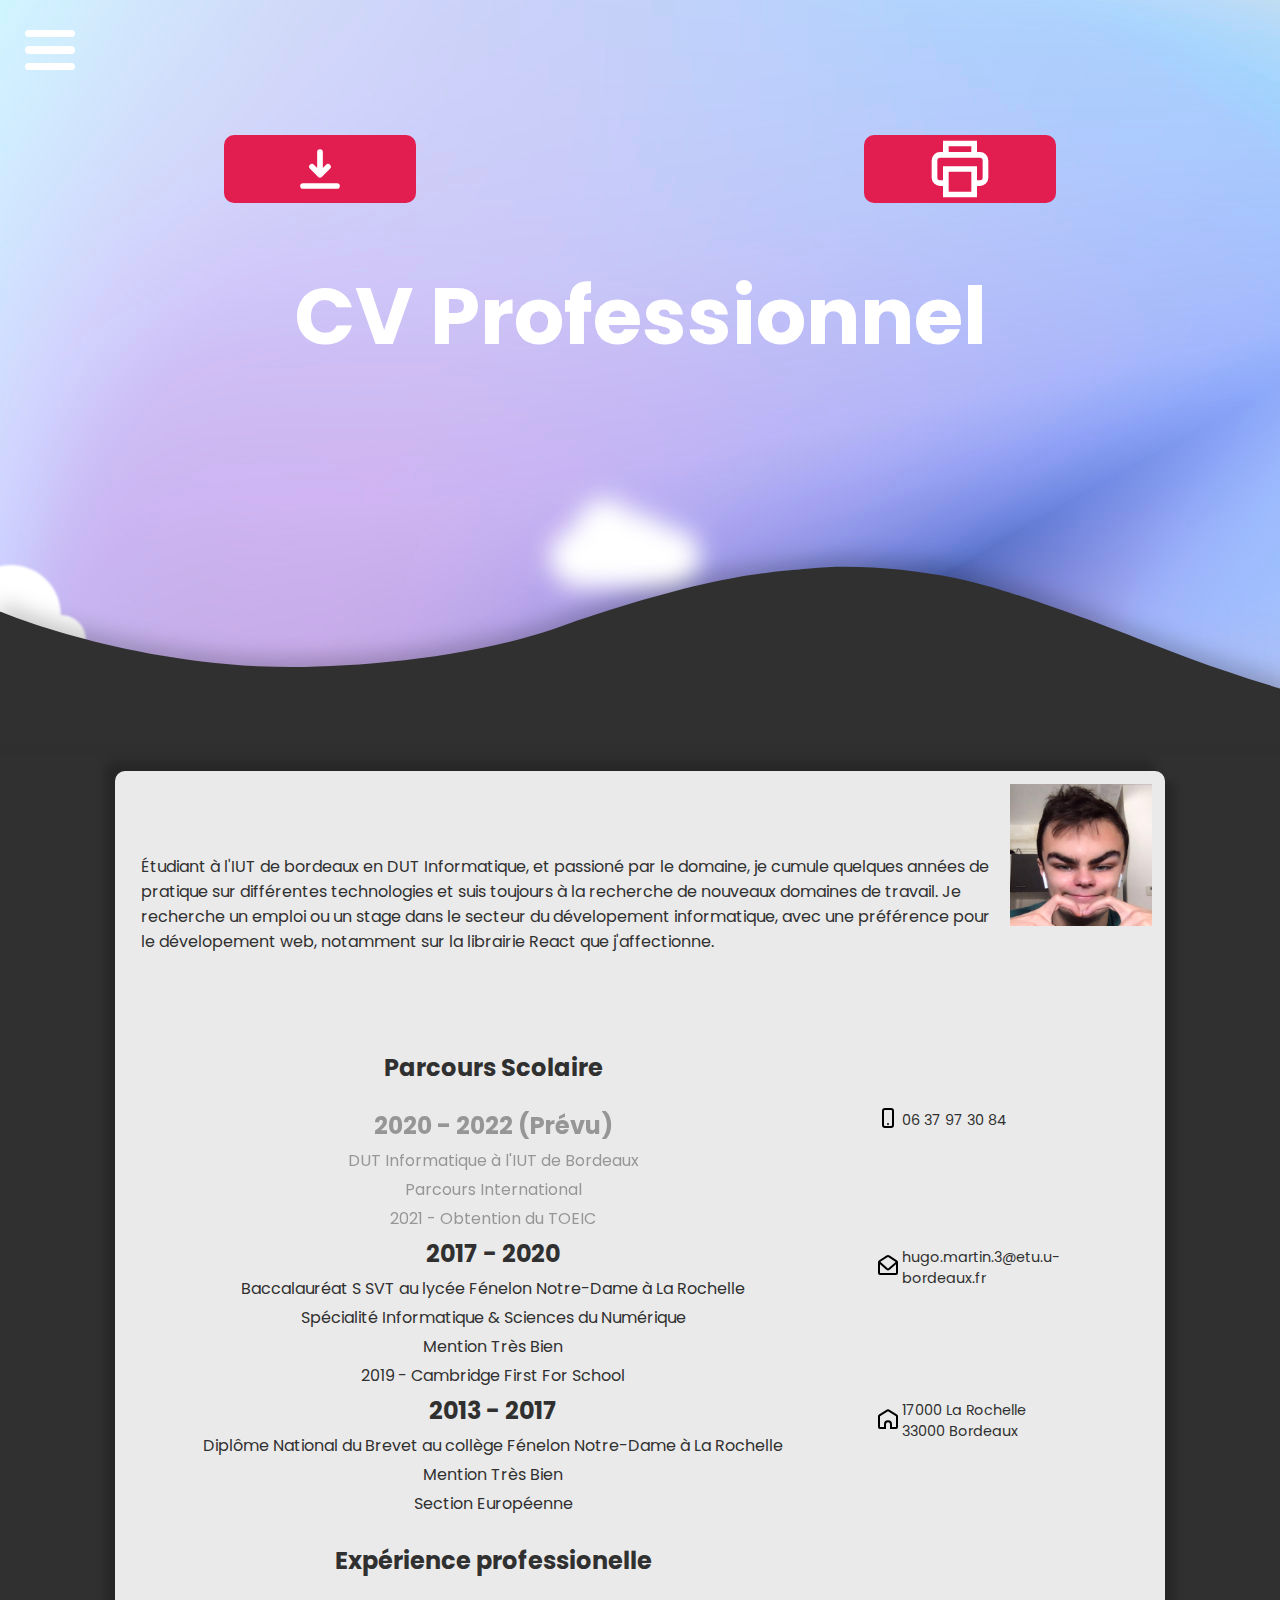
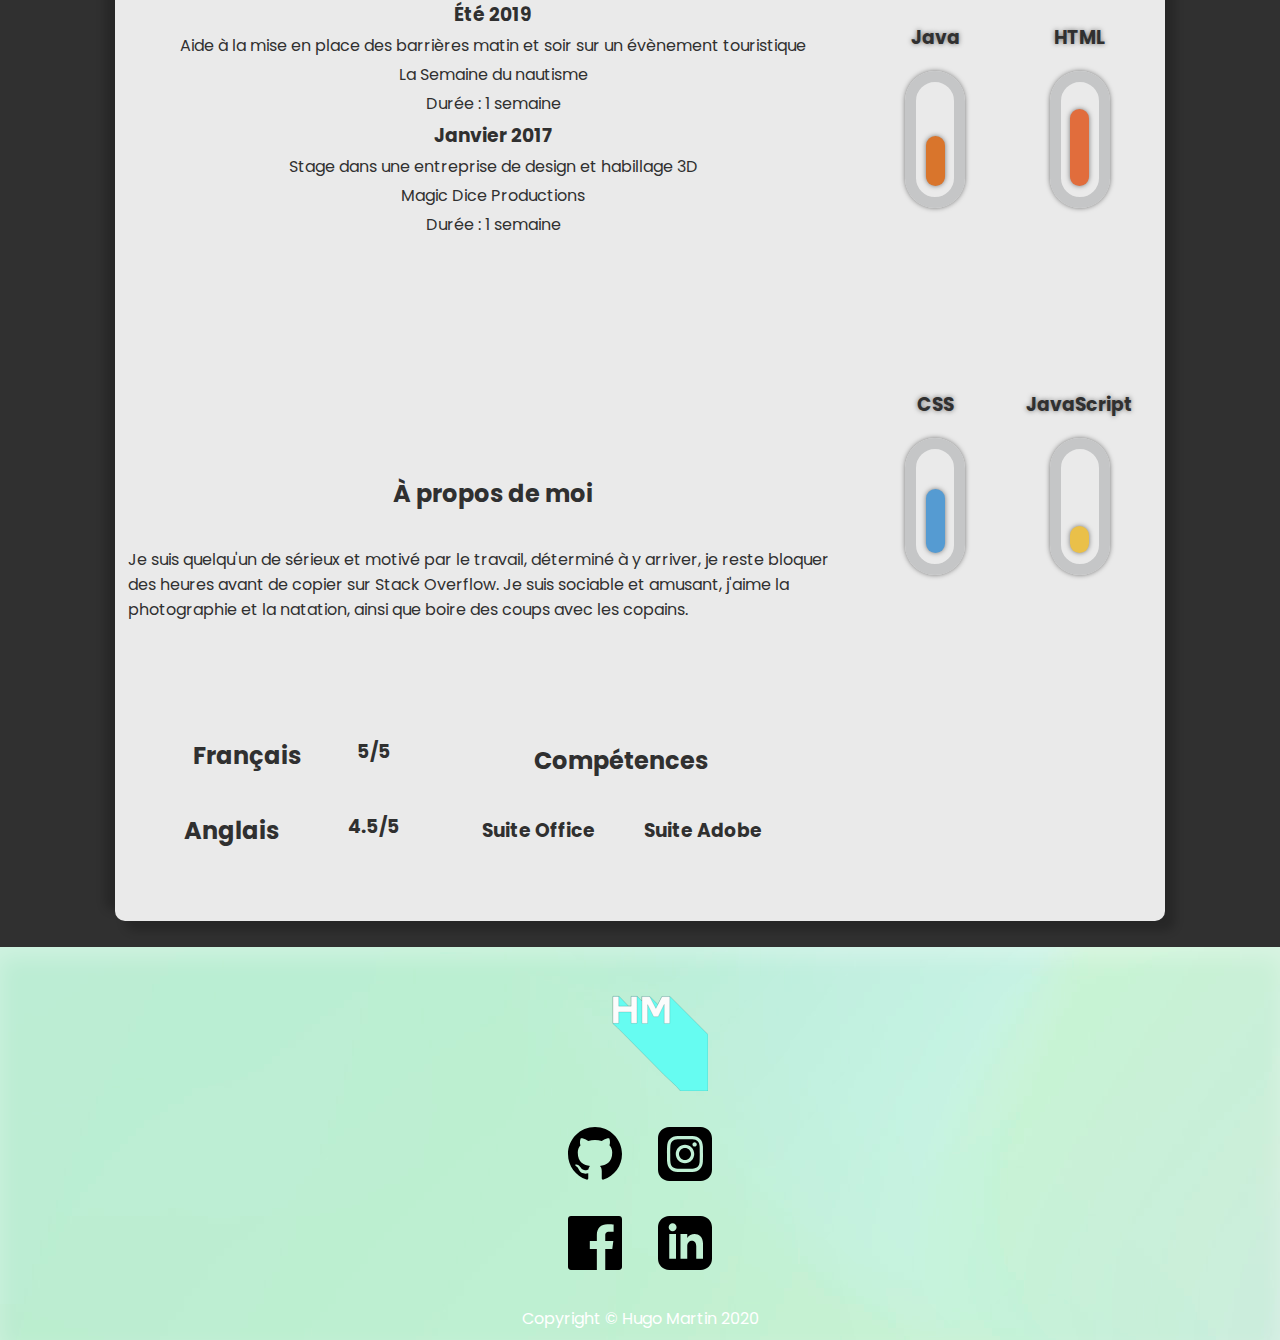
<file: cv.html>
<!DOCTYPE html>
<html lang="en">
  <head>
    <meta charset="UTF-8" />
    <meta name="viewport" content="width=device-width, initial-scale=1.0" />
    <link rel="stylesheet" href="style.css" />
    <title>Curriculum Vitae</title>
  </head>
  <body>
    <header id="sidebar">
      <img id="logo" src="img/LOGO.svg" alt="logo" />
      <a href="#" id="quit-nav">
        <img
          src="img/chevron-left.svg"
          alt="flèche gauche"
          class="invert-color"
        />
      </a>

      <nav id="main-nav">
          <a href="index.html">Accueil</a>
          <a href="metiers.html">Professionnel</a>
          <a class="main-current" href="cv.html">Curriculum Vitae</a>
          <a href="poster.html">Poster</a>
    </nav>
    </header>
    <a href="#sidebar" class="btn" id="open-nav"
      ><div></div>
      <div></div>
      <div></div
    ></a>

    <div id="page">
      <img
        src="img/cloud1.svg"
        alt="cloud1"
        class="clouds invert-color"
        id="cloud1"
      />
      <img src="img/cloud2.svg" alt="cloud2" class="clouds" id="cloud2" />
      <img
        src="img/cloud3.svg"
        alt="cloud3"
        class="clouds invert-color"
        id="cloud3"
      />
      <img
        src="img/cloud4.svg"
        alt="cloud4"
        class="clouds invert-color"
        id="cloud4"
      />
      <img
        src="img/cloud5.svg"
        alt="cloud5"
        class="clouds invert-color"
        id="cloud5"
      />
      <img
        src="img/cloud6.svg"
        alt="cloud6"
        class="clouds invert-color"
        id="cloud6"
      />
      <img
        src="img/cloud7.svg"
        alt="cloud7"
        class="clouds invert-color"
        id="cloud7"
      />
      <section id="CV-header">
        <a href="ressources/poster.pdf" class="btn" download><img src="img/download.svg" alt="Télécharger" class="invert-color"></a>
        <div class="btn" onclick="javascript:window.print()">
            <img src="img/printer.svg" alt="Imprimer" class="invert-color">
        </div>
        <h1 class="big-title">CV Professionnel</h1>
    </section>
    <svg xmlns="http://www.w3.org/2000/svg" viewBox="0 0 1000 100" preserveAspectRatio="none">
      <path class="vague" d="M790.5,93.1c-59.3-5.3-116.8-18-192.6-50c-29.6-12.7-76.9-31-100.5-35.9c-23.6-4.9-52.6-7.8-75.5-5.3
      c-10.2,1.1-22.6,1.4-50.1,7.4c-27.2,6.3-58.2,16.6-79.4,24.7c-41.3,15.9-94.9,21.9-134,22.6C72,58.2,0,25.8,0,25.8V100h1000V65.3
      c0,0-51.5,19.4-106.2,25.7C839.5,97,814.1,95.2,790.5,93.1z"></path>
    </svg>
    <div id="CV-wrapper">
    <section id="CV-container">
        <div id="CV-photo"><img src="img/photo_CV.jpg" alt="photo de moi"></div>
        
        <div id="CV-contact">
            <p class="icon-phone">06 37 97 30 84</p>
            <a class="icon-mail" href="mailto:hugo.martin.3@etu.u-bordeaux.fr?subject=Offre d'emploi&body=Je vous veux dans mon entreprise !">hugo.martin.3@etu.u-bordeaux.fr</a>
            <p class="icon-home">17000 La Rochelle <br> 33000 Bordeaux</p>
        </div>
        <div id="CV-intro">
            Étudiant à l'IUT de bordeaux en DUT Informatique, et passioné par le domaine, je cumule quelques années de pratique
                    sur différentes technologies et suis toujours à la recherche de nouveaux domaines de travail. Je recherche
                    un emploi ou un stage dans le secteur du dévelopement informatique, avec une préférence pour le dévelopement web, notamment
                    sur la librairie React que j'affectionne.
        </div>
        <div id="CV-pro">
          <h2>Expérience professionelle</h2>
          <article class="exp-pro">
            <h3>Été 2019</h3>
            <p>Aide à la mise en place des barrières matin et soir sur un évènement touristique</p>
            <p>La Semaine du nautisme</p>
            <p>Durée : 1 semaine</p>
          </article>
          <article class="exp-pro">
            <h3>Janvier 2017</h3>
            <p>Stage dans une entreprise de design et habillage 3D</p>
            <p>Magic Dice Productions</p>
            <p>Durée : 1 semaine</p>
          </article>
        </div>
        <div id="CV-formation">
          <h2>Parcours Scolaire</h2>
          <article class="echelon-formation" id="DUT">
            <h2>2020 - 2022 (Prévu)</h2>
            <p>DUT Informatique à l'IUT de Bordeaux</p>
            <p>Parcours International</p>
            <p>2021 - Obtention du TOEIC</p>
          </article>
          <article class="echelon-formation" id="BAC">
            <h2>2017 - 2020</h2>
            <p>Baccalauréat S SVT au lycée Fénelon Notre-Dame à La Rochelle</p>
            <p>Spécialité Informatique & Sciences du Numérique</p>
            <p>Mention Très Bien</p>
            <p>2019 - Cambridge First For School</p>
          </article>
          <article class="echelon-formation" id="DNB">
            <h2>2013 - 2017</h2>
            <p>Diplôme National du Brevet au collège Fénelon Notre-Dame à La Rochelle</p>
            <p>Mention Très Bien</p>
            <p>Section Européenne</p>
          </article>
        </div>
        
        <div id="CV-competences">
          <div class="competence" id="java">
            <h3>Java</h3>
            <div class="loading-bar" style="--load: 0.45;"></div>
          </div>
          <div class="competence" id="html">
            <h3>HTML</h3>
            <div class="loading-bar" style="--load: 0.80;"></div>
          </div>
          <div class="competence" id="css">
            <h3>CSS</h3>
            <div class="loading-bar" style="--load: 0.63;"></div>
          </div>
          <div class="competence" id="javascript">
            <h3>JavaScript</h3>
            <div class="loading-bar" style="--load: 0.15;"></div>
          </div>
          
        
        
        
        </div>

        
        <div id="CV-autres">
          <article id="a-propos">
            <h2>À propos de moi</h2>
            <p>Je suis quelqu'un de sérieux et motivé par le travail, déterminé à y arriver, je reste bloquer des heures avant de copier sur Stack Overflow. Je suis sociable et amusant, j'aime la photographie et la natation, ainsi que boire des coups avec les copains.</p>
          </article>
          <article class="autres" id="autres-langues">
            <h2>Français</h2>
            <h3>5/5</h3>
            <h2>Anglais</h2>
            <h3>4.5/5</h3>
          </article>
          <article class="autres" id="autres-competences">
            <h2>Compétences</h2>
            <h3>Suite Office</h3>
            <h3>Suite Adobe</h3>
          </article>
        </div>
      </section>
    </div>
      
    <footer>
      <img src="img/LOGO.svg" alt="Logo" id="footer-logo">
      <section id="social-icons">
        <a href="https://github.com/Hugo-M33" class="sliding-icon" id="github-icon-footer">
          <div class="transparent-social">
            <img src="img/github.svg" alt="">
          </div>
          <div class="colored-social">
            <img src="img/github.svg" alt="">
          </div>
        </a>
        <a href="http://instagram.com/hugo.martin.dlz" class="sliding-icon" id="instagram-icon-footer">
          <div class="transparent-social">
            <img src="img/instagram.svg" alt="">
          </div>
          <div class="colored-social">
            <img src="img/instagram.svg" alt="">
          </div>
        </a>
        <a href="" class="sliding-icon" id="facebook-icon-footer">
          <div class="transparent-social">
            <img src="img/facebook.svg" alt="">
          </div>
          <div class="colored-social">
            <img src="img/facebook.svg" alt="">
          </div>
        </a>
        <a href="" class="sliding-icon" id="linkedin-icon-footer">
          <div class="transparent-social">
            <img src="img/linkedin.svg" alt="">
          </div>
          <div class="colored-social">
            <img src="img/linkedin.svg" alt="">
          </div>
        </a>
      </section>
      <p>Copyright © Hugo Martin 2020</p>
    </footer>
    </div>
    
  </body>
</html>
</file>
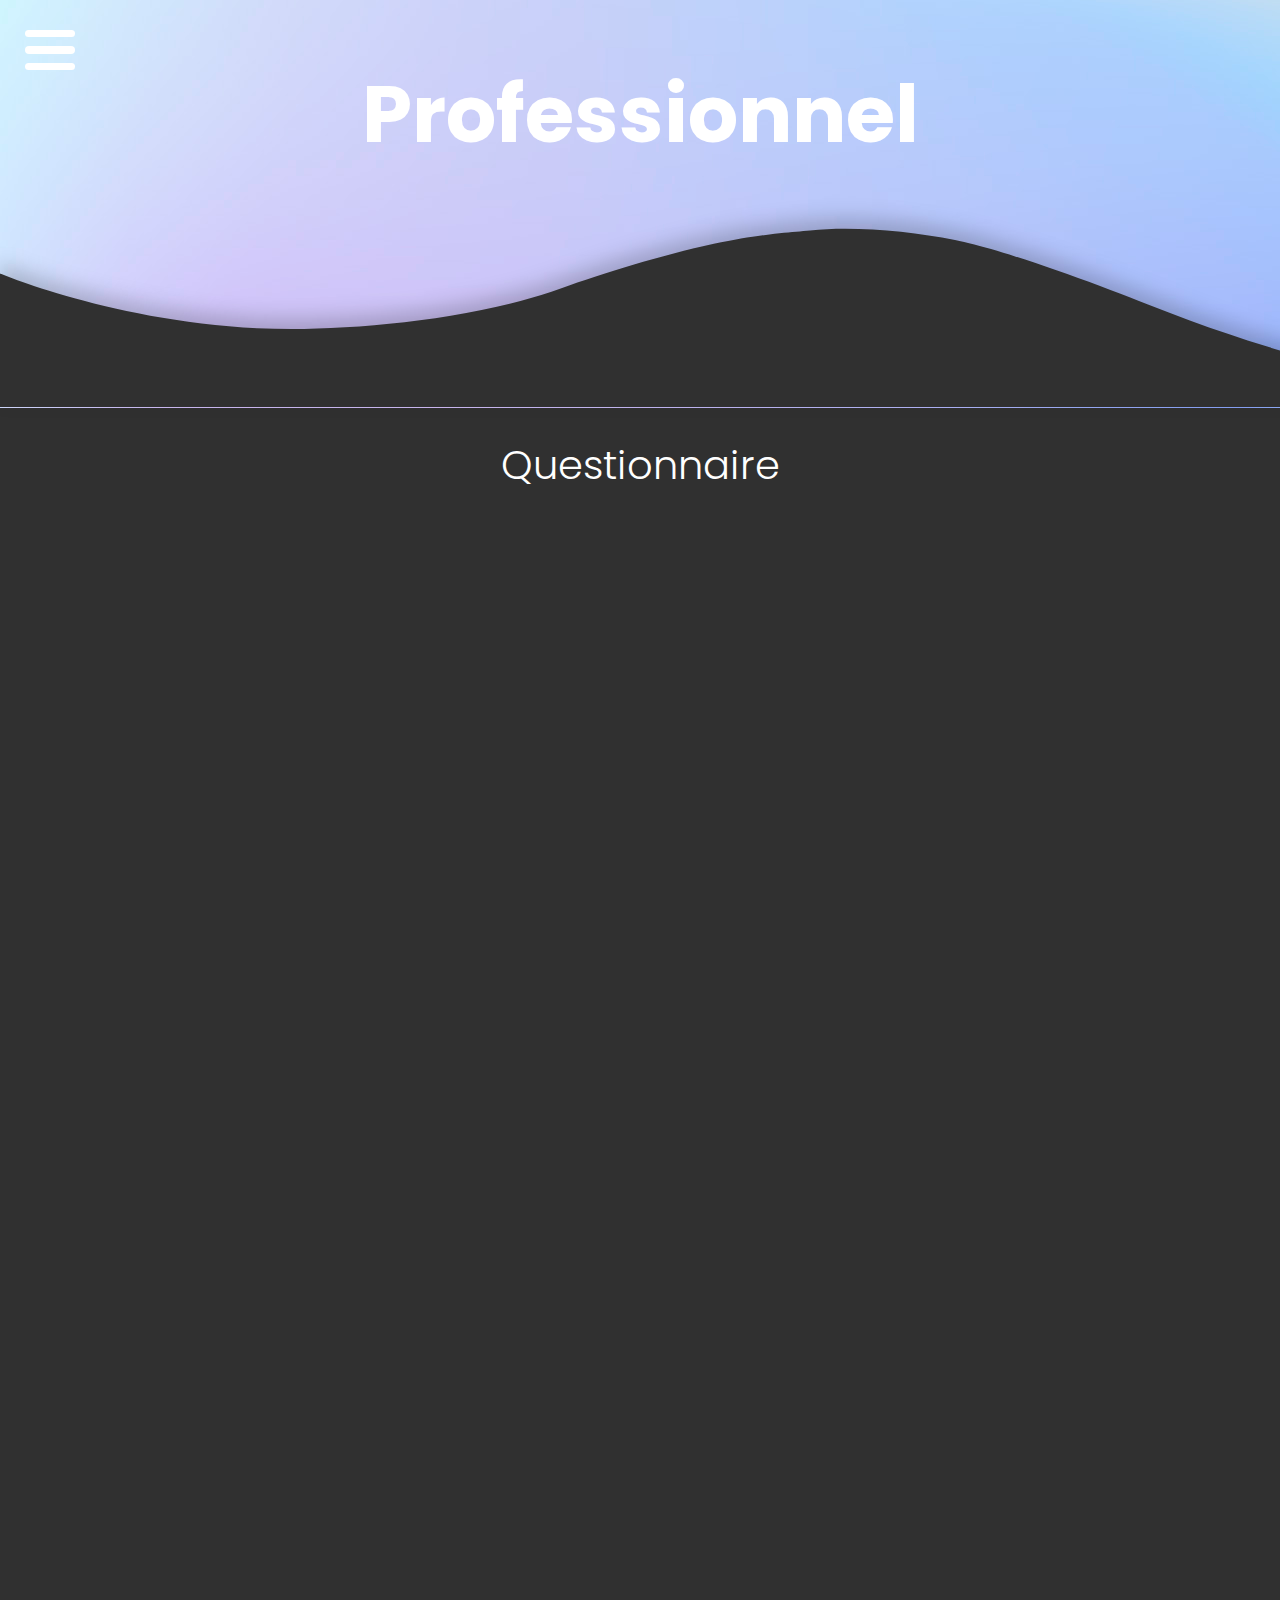
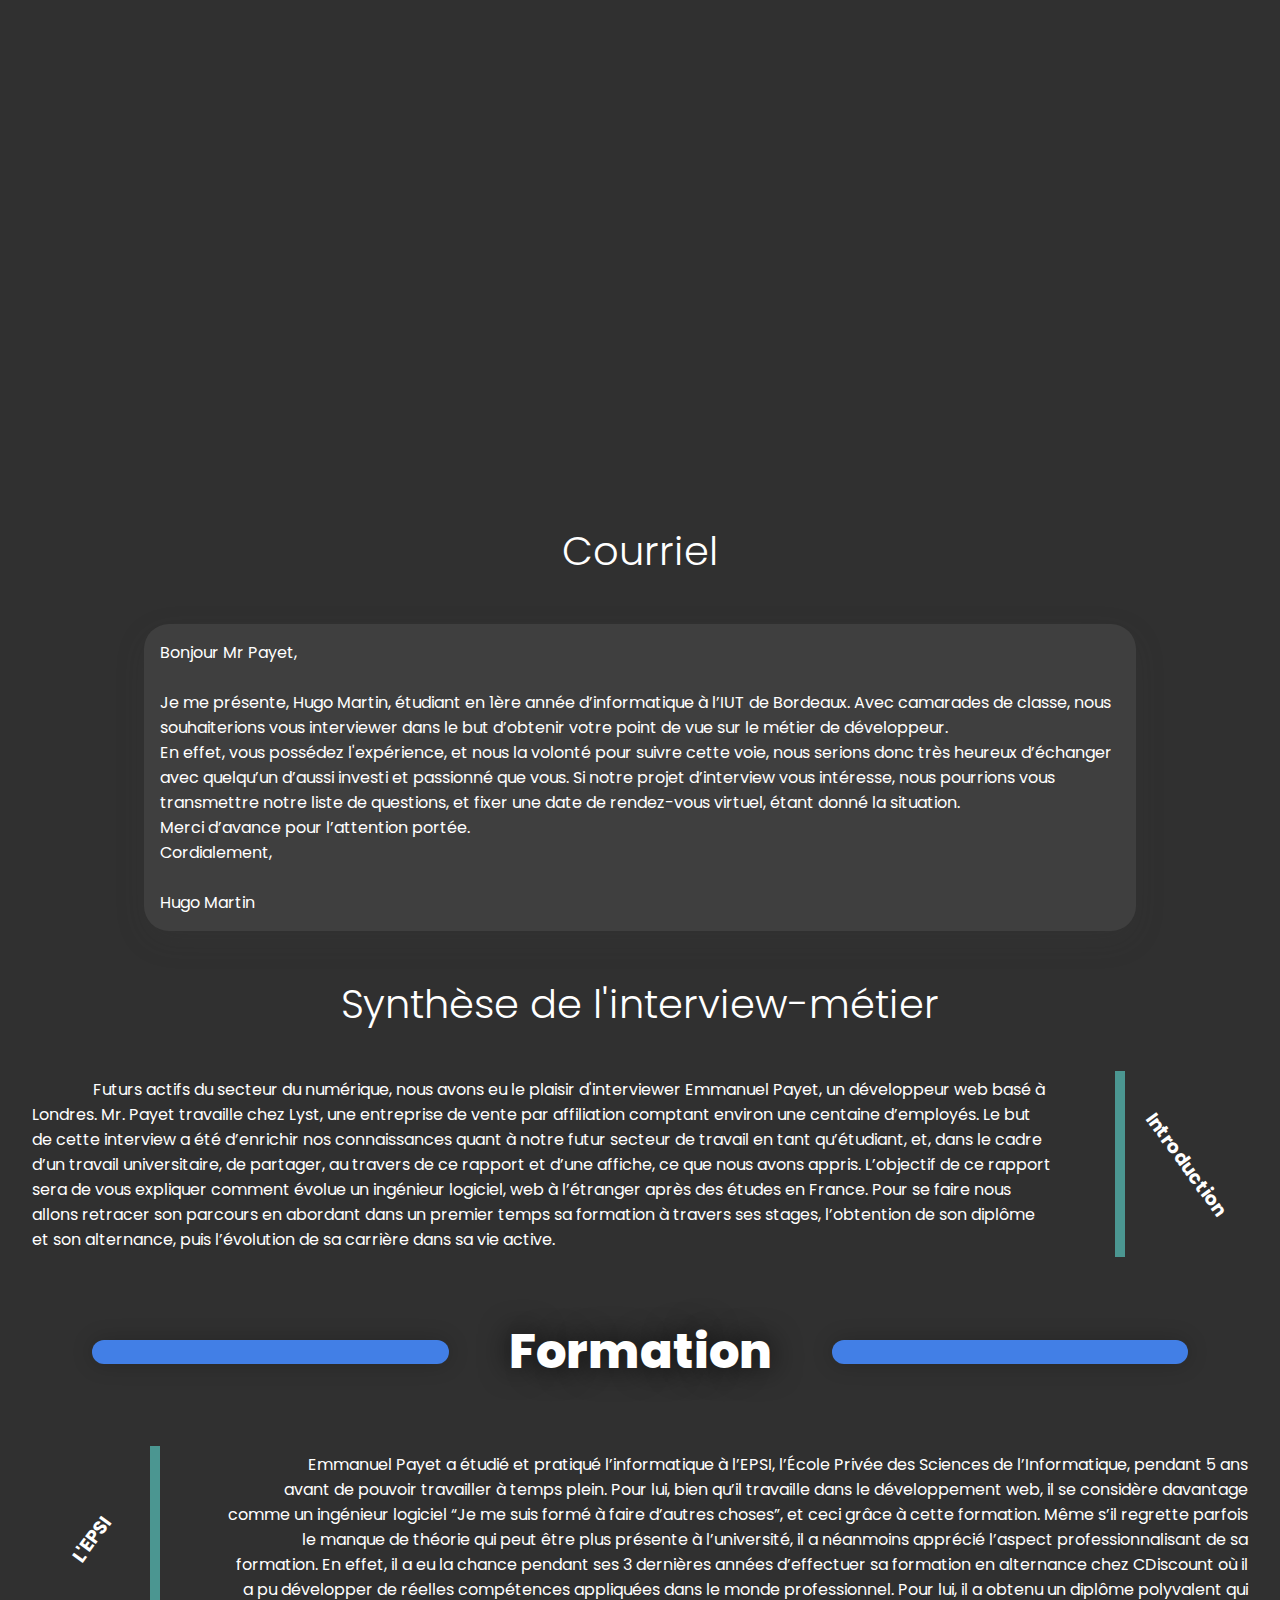
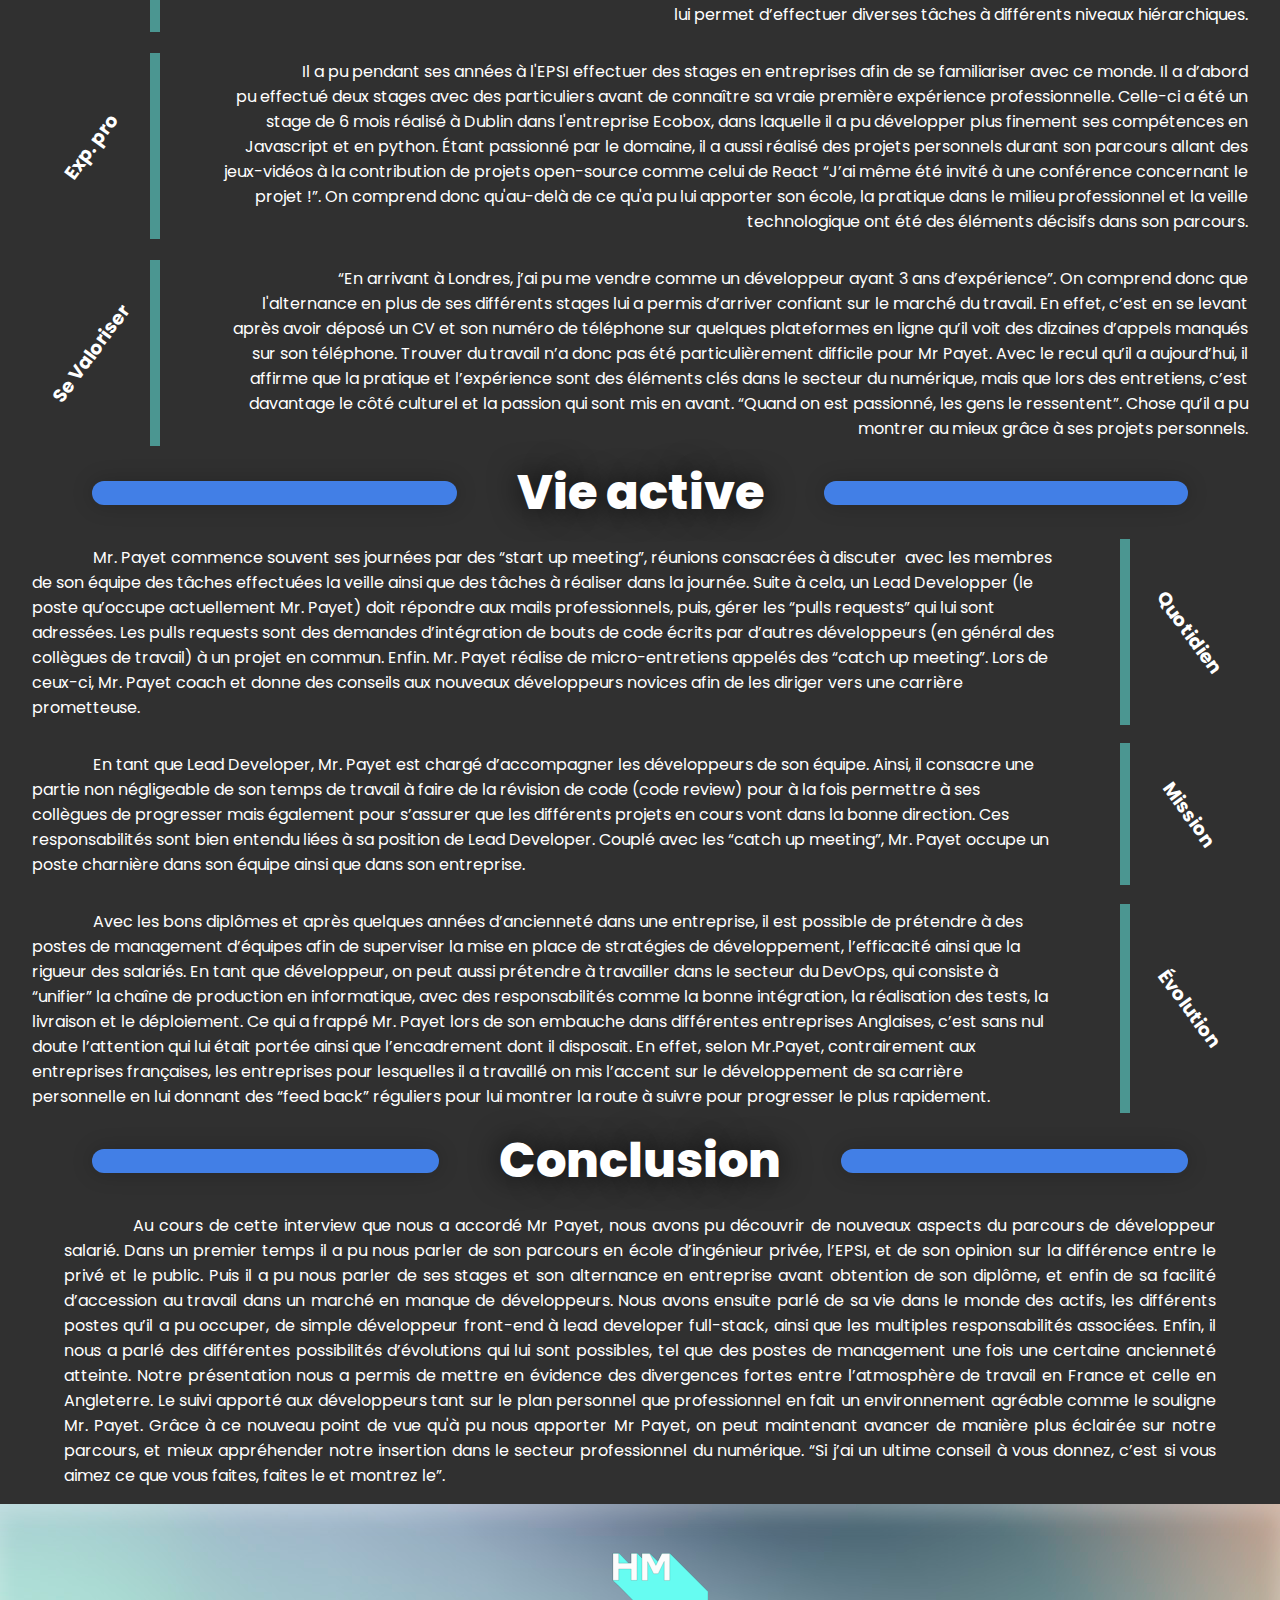
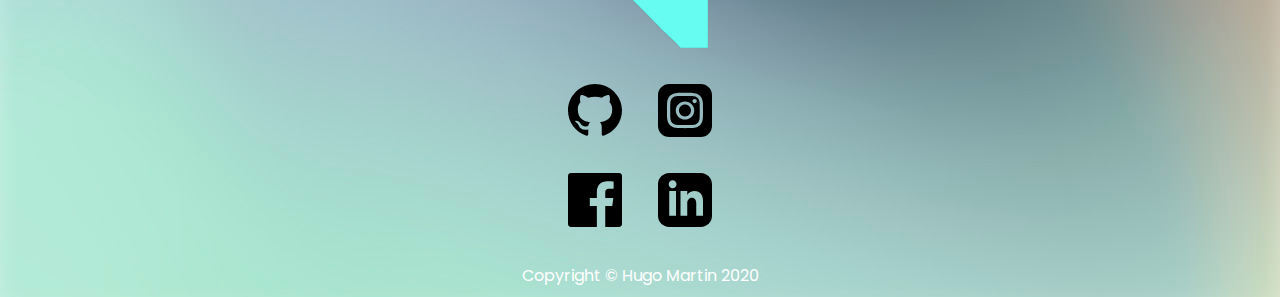
<file: metiers.html>
<!DOCTYPE html>
<html lang="en">
<head>
    <meta charset="UTF-8">
    <meta name="viewport" content="width=device-width, initial-scale=1.0">
    <link rel="stylesheet" href="style.css">
    <title>Métiers</title>
</head>
<body>
    <header id="sidebar">
        <img id="logo" src="img/LOGO.svg" alt="logo">
        <a href="#" id="quit-nav">
            <img src="img/chevron-left.svg" alt="flèche gauche" class="invert-color">
        </a>
        
        <nav id="main-nav">
            <a href="index.html">Accueil</a>
            <a class="main-current" href="metiers.html">Professionnel</a>
            <a href="cv.html">Curriculum Vitae</a>
            <a href="poster.html">Poster</a>
        </nav>
    </header>
    <a href="#sidebar" class="btn" id="open-nav"
      ><div></div>
      <div></div>
      <div></div
    ></a>

    <div id="page">
        <img
          src="img/cloud1.svg"
          alt="cloud1"
          class="clouds invert-color"
          id="cloud1"
        />
        <img src="img/cloud2.svg" alt="cloud2" class="clouds" id="cloud2" />
        <img
          src="img/cloud3.svg"
          alt="cloud3"
          class="clouds invert-color"
          id="cloud3"
        />
        <img
          src="img/cloud4.svg"
          alt="cloud4"
          class="clouds invert-color"
          id="cloud4"
        />
        <img
          src="img/cloud5.svg"
          alt="cloud5"
          class="clouds invert-color"
          id="cloud5"
        />
        <img
          src="img/cloud6.svg"
          alt="cloud6"
          class="clouds invert-color"
          id="cloud6"
        />
        <img
          src="img/cloud7.svg"
          alt="cloud7"
          class="clouds invert-color"
          id="cloud7"
        />
        <h1 class="big-title">Professionnel</h1>
        <svg xmlns="http://www.w3.org/2000/svg" viewBox="0 0 1000 100" preserveAspectRatio="none">
          <path class="vague" d="M790.5,93.1c-59.3-5.3-116.8-18-192.6-50c-29.6-12.7-76.9-31-100.5-35.9c-23.6-4.9-52.6-7.8-75.5-5.3
          c-10.2,1.1-22.6,1.4-50.1,7.4c-27.2,6.3-58.2,16.6-79.4,24.7c-41.3,15.9-94.9,21.9-134,22.6C72,58.2,0,25.8,0,25.8V100h1000V65.3
          c0,0-51.5,19.4-106.2,25.7C839.5,97,814.1,95.2,790.5,93.1z"></path>
        </svg>
        <section id="page-pro">
          <article id="questionnaire">
            <h1 class="big-subtitle">Questionnaire</h1>
            <p class="Q-question">Pourquoi avoir choisi le métier de développeur web ?</p>
            <p class="Q-reponse">Je ne me considère pas développeur web, pour moi un développeur a plusieurs casquettes, de façon à résoudre des problèmes simples commes pluri-disciplinaire</p>
            <p class="Q-question">Et pourquoi avoir décidé d'une carrière dans le numérique ?</p>
            <p class="Q-reponse">J'ai toujours aimé l'informatique et me suis toujours orienté en ce sens, sans être complètement suivre de vouloir travailler dedans. J'ai tenté et dès le premier cours à l'EPSI, j'étais convaincu. J'ai tout de suite compris la différence entre passer du temps sur mon ordinateur et l'ingénieurie informatique</p>
            <p class="Q-question">Était-ce un choix de travailler à Londres ? Quelles sont les différences notables entre votre expérience en France et à l'étranger ?</p>
            <p class="Q-reponse">Je devais me rendre à Londres pour des raisons professionnelles, j'ai donc cherché du travail sur place. J'ai d'abord trouvé du travail chez Mark & Spencer, la marque de vêtements, avant de me retrouver chez Lyst, un moteur de recherche de vêtements, entreprise dans laquelle je travaille encore !</p>
            <p class="Q-reponse">En ce qui concerne les différences, elles se font vraiment ressentir dans l'organisation et l'ambiance de travail</p>
            <p class="Q-reponse">J'avais déjà un peu d'expérience avec mon premier stage à Dublin, mais néanmoins, les différences avec la France sont marquées.
              Par exemple, ici, la confiance entre l'employeur et ses employés est plus forte, les horaires sont flexibles tant que le travail est fait, et les conditions sont au choix, je travail souvent de chez moi et nous faisons des réunions chaque semaine pour débriefer la semaine.
            </p>
            <p class="Q-question">Avez-vous eu des difficultés à trouver un emploi ?</p>
            <p class="Q-reponse">Pas vraiment. Avec un diplôme d'ingénieur et un stage déjà réalisé dans un pays anglophone, j'ai posté mon profil sur un site de recherche d'emploi en mettant en avant mes projets, contributions et expériences, et le lendemain, j'ai reçu des dizaines d'offres, plus ou moins intéressantes.</p>
            <p class="Q-question">Selon-vous, que faut-il mettre en avant lors d'une recherche d'emploi, notamment le premier.</p>
            <p class="Q-reponse">Sans expérience, il est trop compliqué de réaliser des interviews techniques pour la majorité des entreprises. Non, ce qu'il faut mettre en avant c'est les talents de communication, de relations humaines, d'explications, les implications dans des projets, bref le maximum de chose qui fait la différence entre vous et un autre.</p>
            <p class="Q-question">Pour terminer, quelle-est pour vous LA journée typique du développeur ?</p>
            <p class="Q-reponse">Dans mon entreprise, on effectue une réunion de 15 minutes à 10h du matin afin d'annoncer ce qui a été fait et ce qui va être fait. Ensuite, on va développer ce qui doit l'être et regarder ce qui a été fait pour corriger ou suggérer des améliorations. On appelle ça le "pair-programming"</p>
          </article>
          <article id="courriel">
            <h1 class="big-subtitle">Courriel</h1>
            <p id="mail-body">Bonjour Mr Payet,

              Je me présente, Hugo Martin, étudiant en 1ère année d’informatique à l’IUT de Bordeaux. Avec camarades de classe, nous souhaiterions vous interviewer dans le but d’obtenir votre point de vue sur le métier de développeur. 
              En effet, vous possédez l'expérience, et nous la volonté pour suivre cette voie, nous serions donc très heureux d’échanger avec quelqu’un d’aussi investi et passionné que vous. Si notre projet d’interview vous intéresse, nous pourrions vous transmettre notre liste de questions, et fixer une date de rendez-vous virtuel, étant donné la situation.
              Merci d’avance pour l’attention portée.
              Cordialement,

              Hugo Martin
              </p>
          </article>
          <article id="synthese">
            <h1 class="big-subtitle">Synthèse de l'interview-métier</h1>
            <section class="synth-sect-left">
              <p>Futurs actifs du secteur du numérique, nous avons eu le plaisir d'interviewer Emmanuel Payet, un développeur web basé à Londres. Mr. Payet travaille chez Lyst, une entreprise de vente par affiliation comptant environ une centaine d’employés.
                Le but de cette interview a été d’enrichir nos connaissances quant à notre futur secteur de travail en tant qu’étudiant, et, dans le cadre d’un travail universitaire, de partager, au travers de ce rapport et d’une affiche, ce que nous avons appris.
                
                L’objectif de ce rapport sera de vous expliquer comment évolue un ingénieur logiciel, web à l’étranger après des études en France.
                
                Pour se faire nous allons retracer son parcours en abordant dans un premier temps sa formation à travers ses stages, l’obtention de son diplôme et son alternance,  puis l’évolution de sa carrière dans sa vie active.
                </p>
                <div class="synth-separateur"></div>
                <h3>Introduction</h3>
            </section>
            <p class="synth-separateur-sections">Formation</p>
            <section class="synth-sect-right">
              <h3>L'EPSI</h3>
              <div class="synth-separateur"></div>
              <p>Emmanuel Payet a étudié et pratiqué l’informatique à l’EPSI, l’École Privée des Sciences de l’Informatique, pendant 5 ans avant de pouvoir travailler à temps plein. Pour lui, bien qu’il travaille dans le développement web, il se considère davantage comme un ingénieur logiciel “Je me suis formé à faire d’autres choses”, et ceci grâce à cette formation. Même s’il regrette parfois le manque de théorie qui peut être plus présente à l’université, il a néanmoins apprécié l’aspect professionnalisant de sa formation. En effet, il a eu la chance pendant ses 3 dernières années d’effectuer sa formation en alternance chez CDiscount où il a pu développer de réelles compétences appliquées dans le monde professionnel.
                Pour lui, il a obtenu un diplôme polyvalent qui lui permet d’effectuer diverses tâches à différents niveaux hiérarchiques.</p>
            </section>
            <section class="synth-sect-right">
              <h3>Exp. pro</h3>
              <div class="synth-separateur"></div>
              <p>Il a pu pendant ses années à l'EPSI effectuer des stages en entreprises afin de se familiariser avec ce monde. Il a d’abord pu effectué deux stages avec des particuliers avant de connaître sa vraie première expérience professionnelle. Celle-ci a été un stage de 6 mois réalisé à Dublin dans l'entreprise Ecobox, dans laquelle il a pu développer plus finement ses compétences en Javascript et en python.
                Étant passionné par le domaine, il a aussi réalisé des projets personnels durant son parcours allant des jeux-vidéos à la contribution de projets open-source comme celui de React “J’ai même été invité à une conférence concernant le projet !”. On comprend donc qu'au-delà de ce qu'a pu lui apporter son école, la pratique dans le milieu professionnel et la veille technologique ont été des éléments décisifs dans son parcours.
              </p>
            </section>
            <section class="synth-sect-right">
              <h3>Se Valoriser</h3>
              <div class="synth-separateur"></div>
              <p>“En arrivant à Londres, j’ai pu me vendre comme un développeur ayant 3 ans d’expérience”. On comprend donc que l'alternance en plus de ses différents stages lui a permis d’arriver confiant sur le marché du travail. En effet, c’est en se levant après avoir déposé un CV et son numéro de téléphone sur quelques plateformes en ligne qu’il voit des dizaines d’appels manqués sur son téléphone. Trouver du travail n’a donc pas été particulièrement difficile pour Mr Payet.
                Avec le recul qu’il a aujourd’hui, il affirme que la pratique et l’expérience sont des éléments clés dans le secteur du numérique, mais que lors des entretiens, c’est davantage le côté culturel et la passion qui sont mis en avant. “Quand on est passionné, les gens le ressentent”. Chose qu’il a pu montrer au mieux grâce à ses projets personnels.</p>
            </section>
            <div class="synth-separateur-sections">Vie active</div>
            <section class="synth-sect-left">
              <p>Mr. Payet commence souvent ses journées par des “start up meeting”, réunions consacrées à discuter ​ avec les membres de son équipe des tâches effectuées la veille ainsi que des tâches à réaliser dans la journée. Suite à cela, un Lead Developper (le poste qu’occupe actuellement Mr. Payet) doit répondre aux mails professionnels, puis, gérer les “pulls requests” qui lui sont adressées. Les pulls requests sont des demandes d’intégration de bouts de code écrits par d’autres développeurs (en général des collègues de travail) à un projet en commun. Enfin. Mr. Payet réalise de micro-entretiens appelés des “catch up meeting”. Lors de ceux-ci, Mr. Payet coach et donne des conseils aux nouveaux développeurs novices afin de les diriger vers une carrière prometteuse.
              </p>
              <div class="synth-separateur"></div>
              <h3>Quotidien</h3>
            </section>
            <section class="synth-sect-left">
              <p>En tant que Lead Developer, Mr. Payet est chargé d’accompagner les développeurs de son équipe. Ainsi, il consacre une partie non négligeable de son temps de travail à faire de la révision de code (code review) pour à la fois permettre à ses collègues de progresser mais également pour s’assurer que les différents projets en cours vont dans la bonne direction. Ces responsabilités sont bien entendu liées à sa position de Lead Developer. Couplé avec les “catch up meeting”, Mr. Payet occupe un poste charnière dans son équipe ainsi que dans son entreprise.
              </p>
              <div class="synth-separateur"></div>
              <h3>Mission</h3>
            </section>
            <section class="synth-sect-left">
              <p>Avec les bons diplômes et après quelques années d’ancienneté dans une entreprise, il est possible de prétendre à des postes de management d’équipes afin de superviser la mise en place de stratégies de développement, l’efficacité ainsi que la rigueur des salariés. En tant que développeur, on peut aussi prétendre à travailler dans le secteur du DevOps, qui consiste à “unifier” la chaîne de production en informatique, avec des responsabilités comme la bonne intégration, la réalisation des tests, la livraison et le déploiement.
                Ce qui a frappé Mr. Payet lors de son embauche dans différentes entreprises Anglaises, c’est sans nul doute l’attention qui lui était portée ainsi que l’encadrement dont il disposait. En effet, selon Mr.Payet,  contrairement aux entreprises françaises, les entreprises pour lesquelles il a travaillé on mis l’accent sur le développement de sa carrière personnelle en lui donnant des “feed back” réguliers pour lui montrer la route à suivre pour progresser le plus rapidement.
              
              </p>
              <div class="synth-separateur"></div>
              <h3>Évolution</h3>
            </section>
            <div class="synth-separateur-sections">Conclusion</div>
            <section class="synth-sect-center">
              <p>Au cours de cette interview que nous a accordé Mr Payet, nous avons pu découvrir de nouveaux aspects du    parcours de développeur salarié. 

                Dans un premier temps il a pu nous parler de son parcours en école d’ingénieur privée, l’EPSI, et de son opinion sur la différence entre le privé et le public. Puis il a pu nous parler de ses stages et son alternance en entreprise avant obtention de son diplôme, et enfin de sa facilité d’accession au travail dans un marché en manque de développeurs. Nous avons ensuite parlé de sa vie dans le monde des actifs, les différents postes qu’il a pu occuper, de simple développeur front-end à lead developer full-stack, ainsi que les multiples responsabilités associées. Enfin, il nous a parlé des différentes possibilités d’évolutions qui lui sont possibles, tel que des postes de management une fois une certaine ancienneté atteinte.
                
                  Notre présentation nous a permis de mettre en évidence des divergences fortes entre l’atmosphère de travail en France et celle en Angleterre. Le suivi apporté aux développeurs tant sur le plan personnel que professionnel en fait un environnement agréable comme le souligne Mr. Payet. 
                
                Grâce à ce nouveau point de vue qu'à pu nous apporter Mr Payet, on peut maintenant avancer de manière plus éclairée sur notre parcours, et mieux appréhender notre insertion dans le secteur professionnel du numérique.
                “Si j’ai un ultime conseil à vous donnez, c’est si vous aimez ce que vous faites, faites le et montrez le”.
                

              
              </p>
            </section>
          </article>
        </section>


        <footer>
          <img src="img/LOGO.svg" alt="Logo" id="footer-logo">
          <section id="social-icons">
            <a href="https://github.com/Hugo-M33" class="sliding-icon" id="github-icon-footer">
              <div class="transparent-social">
                <img src="img/github.svg" alt="">
              </div>
              <div class="colored-social">
                <img src="img/github.svg" alt="">
              </div>
            </a>
            <a href="http://instagram.com/hugo.martin.dlz" class="sliding-icon" id="instagram-icon-footer">
              <div class="transparent-social">
                <img src="img/instagram.svg" alt="">
              </div>
              <div class="colored-social">
                <img src="img/instagram.svg" alt="">
              </div>
            </a>
            <a href="" class="sliding-icon" id="facebook-icon-footer">
              <div class="transparent-social">
                <img src="img/facebook.svg" alt="">
              </div>
              <div class="colored-social">
                <img src="img/facebook.svg" alt="">
              </div>
            </a>
            <a href="" class="sliding-icon" id="linkedin-icon-footer">
              <div class="transparent-social">
                <img src="img/linkedin.svg" alt="">
              </div>
              <div class="colored-social">
                <img src="img/linkedin.svg" alt="">
              </div>
            </a>
          </section>
          <p>Copyright © Hugo Martin 2020</p>
        </footer>
    </div>
</body>
</html>
</file>
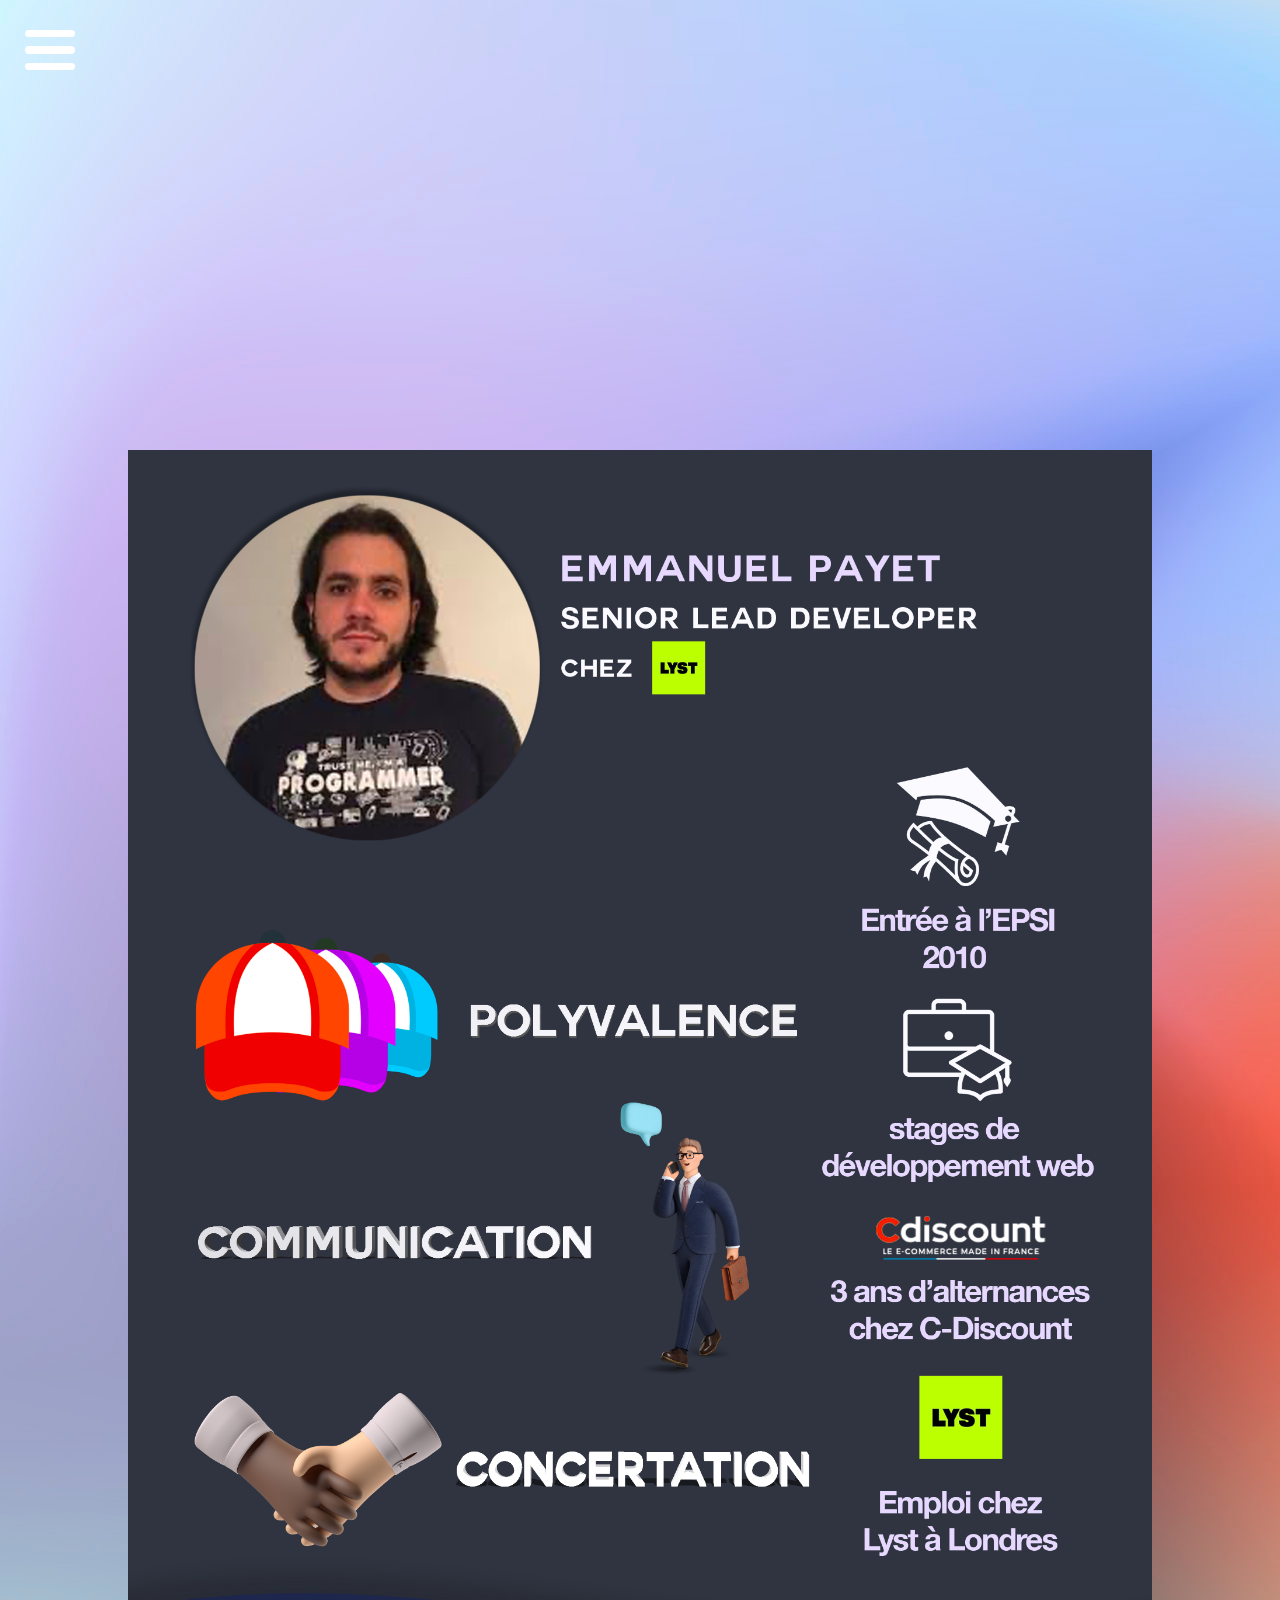
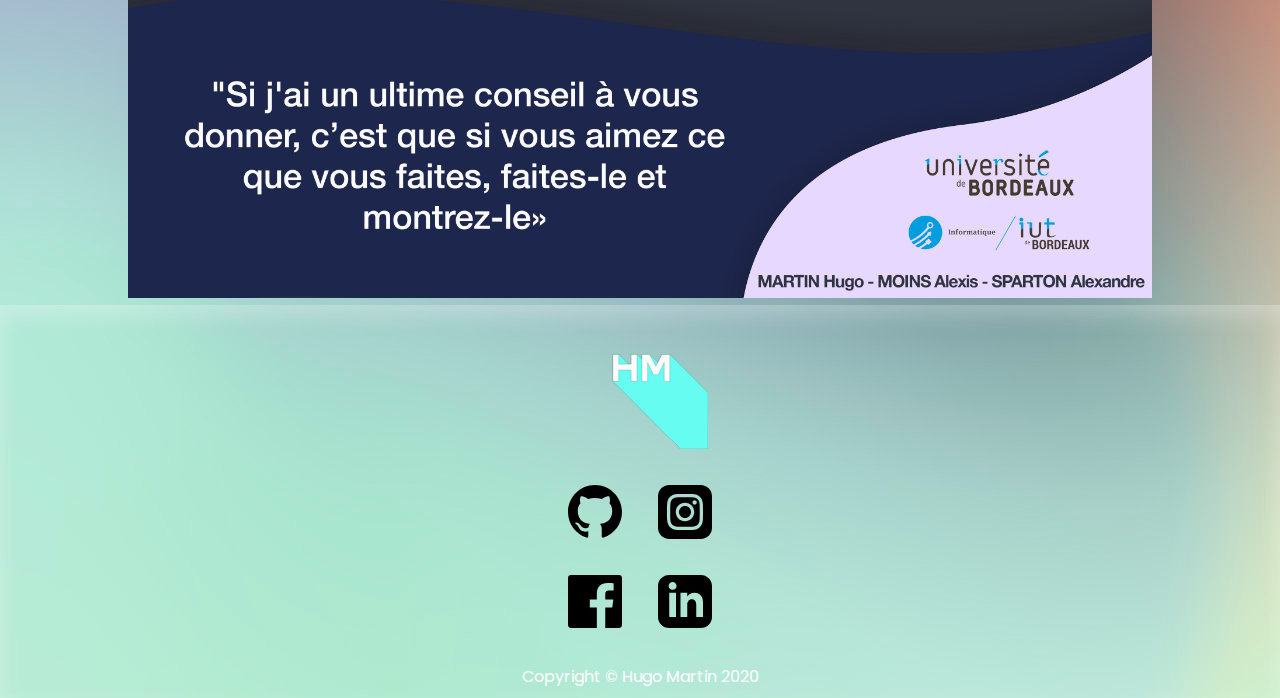
<file: poster.html>
<!DOCTYPE html>
<html lang="en">
<head>
    <meta charset="UTF-8">
    <meta name="viewport" content="width=device-width, initial-scale=1.0">
    <link rel="stylesheet" href="style.css">
    <title>Poster</title>
</head>
<body>
    
    <header id="sidebar">
        <img id="logo" src="img/LOGO.svg" alt="logo">
        <a href="#" id="quit-nav">
            <img src="img/chevron-left.svg" alt="flèche gauche" class="invert-color">
        </a>
        
        <nav id="main-nav">
            <a href="index.html">Accueil</a>
            <a href="metiers.html">Professionnel</a>
            <a href="cv.html">Curriculum Vitae</a>
            <a class="main-current" href="poster.html">Poster</a>
        </nav>
    </header>
    <a href="#sidebar" class="btn" id="open-nav"
      ><div></div>
      <div></div>
      <div></div
    ></a>

    <div id="page">
        <img
          src="img/cloud1.svg"
          alt="cloud1"
          class="clouds invert-color"
          id="cloud1"
        />
        <img src="img/cloud2.svg" alt="cloud2" class="clouds" id="cloud2" />
        <img
          src="img/cloud3.svg"
          alt="cloud3"
          class="clouds invert-color"
          id="cloud3"
        />
        <img
          src="img/cloud4.svg"
          alt="cloud4"
          class="clouds invert-color"
          id="cloud4"
        />
        <img
          src="img/cloud5.svg"
          alt="cloud5"
          class="clouds invert-color"
          id="cloud5"
        />
        <img
          src="img/cloud6.svg"
          alt="cloud6"
          class="clouds invert-color"
          id="cloud6"
        />
        <img
          src="img/cloud7.svg"
          alt="cloud7"
          class="clouds invert-color"
          id="cloud7"
        />
    </div>
    <a id="dl-poster" href="ressources/poster.pdf" download>
    <img id="poster" src="img/poster.jpg" alt="Poster Emmanuel Payet">
  </a>
  <footer>
    <img src="img/LOGO.svg" alt="Logo" id="footer-logo">
    <section id="social-icons">
      <a href="https://github.com/Hugo-M33" class="sliding-icon" id="github-icon-footer">
        <div class="transparent-social">
          <img src="img/github.svg" alt="">
        </div>
        <div class="colored-social">
          <img src="img/github.svg" alt="">
        </div>
      </a>
      <a href="http://instagram.com/hugo.martin.dlz" class="sliding-icon" id="instagram-icon-footer">
        <div class="transparent-social">
          <img src="img/instagram.svg" alt="">
        </div>
        <div class="colored-social">
          <img src="img/instagram.svg" alt="">
        </div>
      </a>
      <a href="" class="sliding-icon" id="facebook-icon-footer">
        <div class="transparent-social">
          <img src="img/facebook.svg" alt="">
        </div>
        <div class="colored-social">
          <img src="img/facebook.svg" alt="">
        </div>
      </a>
      <a href="" class="sliding-icon" id="linkedin-icon-footer">
        <div class="transparent-social">
          <img src="img/linkedin.svg" alt="">
        </div>
        <div class="colored-social">
          <img src="img/linkedin.svg" alt="">
        </div>
      </a>
    </section>
    <p>Copyright © Hugo Martin 2020</p>
  </footer>
</body>
</html>
</file>
<file: style.css>
@import "https://fonts.googleapis.com/css2?family=Montserrat:ital,wght@0,100;0,200;0,300;0,400;0,500;0,600;0,700;0,800;0,900;1,100;1,200;1,300;1,400;1,500;1,600;1,700;1,800;1,900&display=swap";

@import "https://fonts.googleapis.com/css2?family=Poppins:ital,wght@0,100;0,200;0,300;0,400;0,500;0,600;0,700;0,800;0,900;1,100;1,200;1,300;1,400;1,500;1,600;1,700;1,800;1,900&display=swap";

@keyframes rebond-texte {
0%,25% {
-webkit-transform:translateY(0);
transform:translateY(0);
}

5%,15% {
-webkit-transform:translateY(-8px);
transform:translateY(-8px);
}

10%,20% {
-webkit-transform:translateY(8px);
transform:translateY(8px);
}
}

@keyframes blurify {
from {
filter:blur(0);
}

to {
filter:blur(10px);
}
}

@keyframes stretch-burger {
0% {
transform:none;
}

75% {
-webkit-transform:scaleX(1.5);
transform:scaleX(1.5);
}

100% {
-webkit-transform:scaleX(1.5) scaleY(2);
transform:scaleX(1.5) scaleY(2);
}
}

:root {
box-sizing:border-box;
--black:#0B0C10;
--grey:#1F2833;
--lgrey:#C5C6C7;
--teal:#66FCF1;
--secondary:#45a29e;
--tblack:rgba(11,12,16,0.5);
--tgrey:rgba(31,40,51,0.5);
--tlgrey:rgba(197,198,199,0.5);
--tteal:rgba(102,252,241,0.5);
--tsecondary:rgba(69,162,158,0.5);
--nav-size:1.5rem;
font-family:Poppins;
font-size:1.25vw;
}

ul {
list-style:none;
margin:0;
padding:0;
}

a,a:visited {
color:unset;
text-decoration:none;
}

.invert-color {
filter:invert(100%);
}

body {
background-image:url(img/bg-image.jpg);
color:#fff;
margin:0;
font-size:1.25vw;
-webkit-print-color-adjust:exact!important;
}

.clouds {
position:absolute;
width:150px;
z-index:-1;
}

#cloud1 {
left:20vw;
top:154vh;
filter:blur(3px) invert(100%);
}

#cloud2 {
left:60vw;
top:76vh;
filter:blur(2px) invert(100%);
}

#cloud3 {
left:43vw;
top:52vh;
filter:blur(12px) invert(100%);
}

#cloud4 {
left:90vw;
top:136vh;
filter:blur(1.5px) invert(100%);
}

#cloud5 {
left:54vw;
top:115vh;
filter:blur(8px) invert(100%);
}

#cloud6 {
left:-5vw;
top:60vh;
filter:blur(1px) invert(100%);
}

#cloud7 {
left:96vw;
top:75vh;
filter:blur(20px) invert(100%);
}

#open-nav {
width:50px;
height:50px;
position:fixed;
top:25px;
left:25px;
background-color:unset;
display:flex;
flex-flow:column nowrap;
justify-content:space-around;
transform-origin:top left;
z-index:998;
}

#open-nav div {
background-color:#fff;
height:7.5px;
border-radius:10px;
width:100%;
transition:background-color .5s ease-in-out;
}

#open-nav img {
width:100%;
}

#sidebar {
height:100vh;
width:25vw;
position:fixed;
top:0;
z-index:999;
display:grid;
grid-template-columns:12.5% 75% 12.5%;
grid-template-rows:25% 5% 70%;
background-color:var(--grey);
background-image:url(img/nav-bg-image.jpg);
transition:left .5s ease-out;
}

#sidebar:target {
left:0;
box-shadow:0 0 10px rgba(0,0,0,0.5);
}

#sidebar:target ~ #page {
animation:blurify .5s ease-out forwards;
}

#page {
position:relative;
width:100vw;
overflow-x:hidden;
}

#sidebar:not(:target) {
left:-100%;
}

#logo {
grid-column:2;
grid-row:1;
height:60%;
border-radius:40%;
margin:auto;
}

#quit-nav {
grid-column:span 3;
grid-row:2;
display:flex;
justify-content:center;
align-items:center;
cursor:pointer;
transition:background-color .5s ease-in-out;
}

#quit-nav img {
height:120%;
}

#main-nav {
grid-row:3;
grid-column:span 3;
display:flex;
flex-flow:column nowrap;
justify-content:space-evenly;
align-items:center;
}

#main-nav #nav-steps {
width:100%;
height:100%;
}

#main-nav a {
width:100%;
height:20%;
display:flex;
justify-content:center;
align-items:center;
color:#fff;
cursor:pointer;
font-size:var(--nav-size);
transition:background-color .5s ease-in-out;
}

.bouncy-infinite {
animation:rebond-texte 5s ease-in-out infinite;
}

svg {
width:150vw;
height:20vh;
margin-bottom:-.5%;
z-index:-1;
filter:drop-shadow(0 -10px 10px rgba(0,0,0,0.2));
}

.vague {
fill:#303030;
}

#CV-wrapper {
background-color:#303030;
padding:2% 0;
}

.btn {
width:15vw;
height:7.5vh;
border-radius:10px;
display:flex;
align-items:center;
justify-content:center;
background-color:#e21e51;
font-weight:600;
font-size:1.5rem;
cursor:pointer;
transition:all .35s ease-in-out;
}

.btn:hover {
background-color:#4d40ff;
box-shadow:3px 12px 20px rgba(0,0,0,0.1);
}

.btn img {
height:100%;
}

.btn.visiter::after {
content:"";
background-image:url(img/arrow-circle-right.svg);
filter:invert(100%);
height:1em;
width:1em;
background-size:contain;
margin-left:.3em;
}

.big-title {
font-size:5rem;
font-weight:700;
text-align:center;
}

.big-subtitle {
font-size:2.5rem;
font-weight:300;
}

.medium-title {
font-size:3.5rem;
font-weight:500;
}

#presentation {
display:flex;
flex-flow:row wrap;
margin-top:15vh;
}

#presentation .big-title,#presentation .big-subtitle,#presentation .medium-title {
width:100%;
margin:0;
text-align:center;
text-shadow:0 0 5px rgba(0,0,0,0.5);
}

#presentation .medium-title {
margin:50vh 0 20vh;
}

#projets {
width:100%;
display:flex;
flex-flow:row wrap;
justify-content:space-around;
background-color:#303030;
}

.projet {
height:50vh;
width:35%;
margin:5vh 2vw;
padding:2% 5%;
box-shadow:1px 2px 10px rgba(0,0,0,0.3);
border-radius:25px;
display:flex;
flex-flow:column nowrap;
align-items:center;
background-color:#fff;
color:#303030;
}

.projet-content {
display:flex;
flex-flow:row wrap;
justify-content:center;
align-items:center;
flex-grow:1;
}

.projet .btn {
color:#fff;
}

.projet-content>h3 {
width:100%;
text-align:center;
}

.projet img {
max-width:80%;
max-height:50%;
}

#open-nav:hover div,#main-nav a:hover,#quit-nav:hover,#main-nav .main-current {
background-color:var(--secondary);
}



#CV-header {
margin:15vh 0;
display:flex;
flex-flow:row wrap;
justify-content:space-around;
}

#CV-header .big-title {
width:100%;
text-align:center;
}

#CV-container {
display:grid;
grid-template-columns:repeat(7,1fr);
grid-template-rows:repeat(7,1fr);
width:80vw;
margin:auto;
padding:1%;
border-radius:10px;
gap:5px 5px;
box-shadow:10px 10px 10px rgba(0,0,0,0.2),-10px -10px 10px rgba(0,0,0,0.2);
grid-template-areas:"bio bio bio bio bio bio pic"
 "edu edu edu edu edu at at"
  "edu edu edu edu edu at at"
   "exp exp exp exp exp comp comp"
    "exp exp exp exp exp comp comp"
     "etc etc etc etc etc comp comp"
      "etc etc etc etc etc . ."
         "etc etc etc etc etc . ."
        /* "etc etc etc etc etc etc etc"*/;
background:rgba(255,255,255,0.9);
}

#CV-container * {
color:#303030;
}

#CV-photo {
grid-area:pic;
}

#CV-contact {
grid-area:at;
display:flex;
flex-flow:row wrap;
justify-content:center;
align-items:center;
padding:1vw;
font-size:.9rem;
}

#CV-intro {
grid-area:bio;
display:flex;
align-items:center;
justify-content:center;
padding:1vw;
}

#CV-pro {
grid-area:exp;
display:flex;
flex-flow:column;
align-items:center;
}

#CV-formation {
grid-area:edu;
display:flex;
flex-flow:column;
align-items:center;
}

.echelon-formation,.exp-pro {
display:flex;
flex-wrap:wrap;
}

.echelon-formation *,.exp-pro * {
width:100%;
margin:.125em;
text-align:center;
}

.echelon-formation#DUT {
filter:opacity(45%);
}

#CV-competences {
grid-area:comp;
display:flex;
flex-wrap:wrap;
align-items:center;
}

.competence {
display:flex;
flex-flow:column nowrap;
align-items:center;
width:40%;
margin:5%;
}

.competence h3 {
transition:color .4s ease-in-out;
text-shadow:0 0 5px rgba(0,0,0,0.5);
}

.competence#java .loading-bar::after {
background-color:#D9752C;
background-color:#D9752C;
}

.competence#html .loading-bar::after {
background-color:#E16D3C;
background-color:#E16D3C;
}

.competence#css .loading-bar::after {
background-color:#559BD2;
background-color:#559BD2;
}

.competence#javascript .loading-bar::after {
background-color:#EAC049;
background-color:#EAC049;
}

.competence#java:hover .loading-bar::after,.competence#javascript:hover .loading-bar::after,.competence#html:hover .loading-bar::after,.competence#css:hover .loading-bar::after {
background-color:var(--lgrey);
}

.competence#java:hover .loading-bar,.competence#java:hover h3 {
border-color:#D9752C;
color:#D9752C;
}

.competence#javascript:hover .loading-bar,.competence#javascript:hover h3 {
border-color:#EAC049;
color:#EAC049;
}

.competence#html:hover .loading-bar,.competence#html:hover h3 {
border-color:#E16D3C;
color:#E16D3C;
}

.competence#css:hover .loading-bar,.competence#css:hover h3 {
border-color:#559BD2;
color:#559BD2;
}

#CV-autres {
grid-area:etc;
display: flex;
flex-flow: row wrap;
align-items: center;
}

[class^="icon"] {
display:flex;
align-items:center;
}

[class^="icon"]::before {
margin-right:1%;
}

[class^="icon"]::after {
margin-left:1%;
}

.white-pseudo::before,.white-pseudo::after {
filter:invert(100%);
}

.icon-phone::before {
content:url(img/phone.svg);
}

.icon-home::before {
content:url(img/home.svg);
display:block;
height:2em;
}

.icon-mail::before {
content:url(img/envelope.svg);
}

.loading-bar {
position:relative;
border:.9vw solid var(--lgrey);
border-radius:50px;
height:9vw;
width:3vw;
transition:border-color .4s ease-in-out;
box-shadow:0 0 5px rgba(0,0,0,0.5);
}

.loading-bar::after {
content:"";
background-color:var(--lgrey);
position:absolute;
border-radius:50px;
left:25%;
bottom:10%;
width:1.5vw;
height:calc(1.2vw + calc(var(--load) * 6vw));
transition:background-color .4s ease-in-out;
box-shadow:0 0 5px rgba(0,0,0,0.5);
}

#dl-poster {
position:relative;
display:block;
margin:auto;
width:80vw;
margin-top:50vh;
cursor:pointer;
}

#dl-poster:hover img {
transform:scale(1.05);
filter:brightness(25%);
cursor:pointer;
}

#dl-poster::after,#dl-poster::before {
content:'Cliquez pour télécharger (PDF)';
position:absolute;
top:25%;
left:0;
font-size:4rem;
font-weight:800;
width:100%;
z-index:10;
text-align:center;
opacity:0;
transition:all .5s ease-in-out;
transform:scale(0.95);
cursor:pointer;
}

#dl-poster::before {
top:unset;
bottom:25%;
}

#dl-poster:hover::before,#dl-poster:hover::after {
opacity:1;
transform:scale(1);
}

#poster {
width:80vw;
margin:auto;
transition:all .5s ease-in-out;
cursor:pointer;
}

#CV-photo img,#CV-contact * {
width:100%;
}

@media screen and (max-width:600px) {
#poster,#dl-poster {
width:100vw;
}
}

#page-pro {
background-color:#303030;
}

#page-pro>article {
display:flex;
flex-wrap:wrap;
justify-content:center;
}

#questionnaire {
flex-direction:column;
align-items:center;
}

#questionnaire>p {
padding:.75em;
margin:.25vh 5vw;
border-radius:25px;
max-width:45vw;
opacity:0;
}

@keyframes fade-from-right {
from {
opacity:0;
transform:translateX(100%);
}

to {
opacity:1;
transform:translateX(0%);
}
}

@keyframes fade-from-left {
from {
opacity:0;
transform:translateX(-100%);
}

to {
opacity:1;
transform:translateX(0%);
}
}

#questionnaire p.Q-question {
align-self:flex-end;
animation:fade-from-right .5s ease-in-out forwards;
background-color:#317fef;
box-shadow:0 0 22px rgba(49,127,239,0.2);
}

#questionnaire p.Q-reponse {
background-color:#555;
align-self:flex-start;
animation:fade-from-left .5s ease-in-out forwards;
box-shadow:0 0 22px rgba(85,85,85,0.2);
}

#questionnaire .Q-reponse+.Q-question,#questionnaire .Q-question+.Q-reponse {
margin-top:1.25vh;
}

#courriel {
display:flex;
flex-direction:column;
align-items:center;
}

#mail-body {
background-color:#3f3f3f;
border-radius:25px;
padding:1em;
width:75vw;
white-space:pre-line;
box-shadow:0 10px 30px rgba(63,63,63,0.15);
}

#questionnaire p:nth-of-type(1) {
animation-delay:.25s;
}

#questionnaire p:nth-of-type(2) {
animation-delay:.5s;
}

#questionnaire p:nth-of-type(3) {
animation-delay:.75s;
}

#questionnaire p:nth-of-type(4) {
animation-delay:1s;
}

#questionnaire p:nth-of-type(5) {
animation-delay:1.25s;
}

#questionnaire p:nth-of-type(6) {
animation-delay:1.5s;
}

#questionnaire p:nth-of-type(7) {
animation-delay:1.75s;
}

#questionnaire p:nth-of-type(8) {
animation-delay:2s;
}

#questionnaire p:nth-of-type(9) {
animation-delay:2.25s;
}

#questionnaire p:nth-of-type(10) {
animation-delay:2.5s;
}

#questionnaire p:nth-of-type(11) {
animation-delay:2.75s;
}

#questionnaire p:nth-of-type(12) {
animation-delay:3s;
}

#questionnaire p:nth-of-type(13) {
animation-delay:3.25s;
}

#questionnaire p:nth-of-type(14) {
animation-delay:3.5s;
}

.synth-separateur {
width:10px;
height:90%;
background-color:rgba(102,252,241,0.5);
}

.synth-sect-left {
display:flex;
align-items:center;
justify-content:flex-start;
width:95vw;
}

.synth-sect-right {
display:flex;
align-items:center;
justify-content:flex-end;
width:95vw;
}

.synth-sect-right p {
width:80vw;
text-align:end;
margin-left:5vw;
text-indent:6%;
}

.synth-sect-right h3 {
margin:0 auto;
transform:rotate(-0.15turn);
}

.synth-sect-left p {
width:80vw;
margin-right:5vw;
text-indent:6%;
}

.synth-sect-left h3 {
margin:0 auto;
transform:rotate(0.15turn);
}

.synth-sect-center p {
width:90vw;
text-indent:6%;
}

.synth-sect-center {
display:flex;
align-items:center;
justify-content:center;
text-align:justify;
}

.synth-separateur-sections {
display:flex;
font-size:3rem;
width:95vw;
align-items:center;
text-shadow:0 0 30px rgba(0,0,0,0.85);
font-weight:800;
}

.synth-separateur-sections::after,.synth-separateur-sections::before {
content:'';
background-color:#427FE6;
margin:0 1.25em;
flex-grow:1;
height:.5em;
border-radius:50px;
box-shadow:0 0 22px rgba(0,0,0,0.2);
}

footer {
display:flex;
flex-direction:column;
align-items:center;
justify-content:space-around;
box-shadow:inset 0 10px 22px rgba(255,255,255,0.3);
margin:0;
}

section#social-icons {
display:grid;
grid-template-rows:1fr 1fr;
grid-template-columns:1fr 1fr;
width:14vw;
height:14vw;
overflow:hidden;
}

.sliding-icon {
flex-direction:column;
overflow:hidden;
}

.transparent-social,.colored-social {
width:7vw;
height:7vw;
margin:0;
display:flex;
align-items:center;
justify-content:center;
}

.sliding-icon img {
width:60%;
height:60%;
}

.colored-social img {
filter:invert(100%);
}

.sliding-icon>div {
transition:all .6s ease-in-out .1s;
}

.sliding-icon:hover>div {
transform:translateY(-100%);
transition:all .6s ease-in-out .1s;
}

#facebook-icon-footer .colored-social {
background-image:linear-gradient(180deg,rgba(106,137,206,1) 0%,rgba(50,75,130,1) 87%);
}

#instagram-icon-footer .colored-social {
background-image:radial-gradient(circle at 30% 107%,#fdf497 0%,#fdf497 5%,#fd5949 45%,#d6249f 60%,#285AEB 90%);
}

#linkedin-icon-footer .colored-social {
background-color:#2F77B0;
}

#github-icon-footer .colored-social {
background-color:#D8593F;
}

#footer-logo {
height:15vh;
}

footer>* {
margin:1vh;
}

#a-propos {
    display: flex;
    flex-direction: column ;
    align-items: center;
}

.autres {
    width: 45%;
    display: flex;
    flex-flow: row wrap;
    justify-content: center;
}

#autres-langues h2{
    width: 50%;
}

#autres-competences h2 {
    width: 100%;
    text-align: center;
}

#autres-competences h3 {
    width: 50%;
    text-align: center;
}

@media screen and (max-width: 800px) {
:root {
font-size:1.5vh;
}

#sidebar {
    width:100vw;
}

#projets {
flex-direction:column;
align-items:center;
}

.projet {
width:80vw;
font-size:2rem;
}

.projet-content .btn {
width:75%;
}

#questionnaire p,#courriel p {
font-size:1.85rem;
}

#synthese .big-subtitle,.synth-separateur-sections {
font-size:2.3rem;
}

#synthese p {
font-size:1.5rem;
}

footer {
    flex-direction: row;
    justify-content: space-around;
}

footer p {
    order: 2;
}

footer #social-icons {
    order: 3;
}


}

@media print {
    header, .btn, .vague, footer {
        display: none;
    }

    #CV-wrapper {
        background-color: unset;
        margin: 0;
        position: fixed;
        top: 0;
        left: 0;
        padding: 0;
    }

    #CV-Container {
        width: 100vw;
    }

}
</file>
